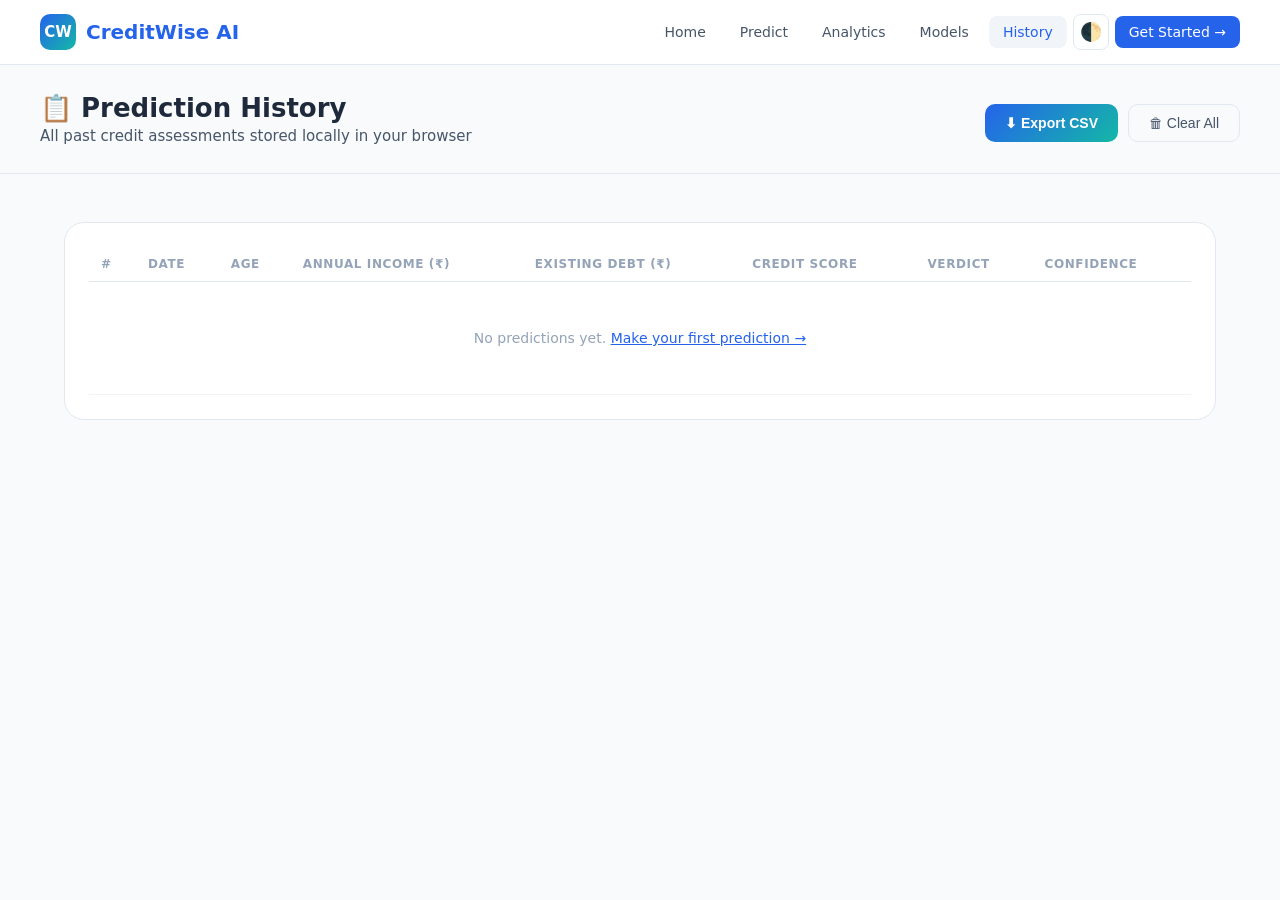
<file: history.html>
<!DOCTYPE html>
<html lang="en">
<head>
<meta charset="UTF-8">
<meta name="viewport" content="width=device-width, initial-scale=1.0">
<title>History – CreditWise AI</title>
<link rel="stylesheet" href="style.css">
</head>
<body>
<nav>
  <div class="nav-inner">
    <a href="index.html" class="logo"><div class="logo-icon">CW</div><span>CreditWise AI</span></a>
    <button class="hamburger" id="hamburger" onclick="toggleMenu()">&#9776;</button>
    <div class="nav-links" id="nav-links">
      <a href="index.html" class="nav-btn ghost">Home</a>
      <a href="predict.html" class="nav-btn ghost">Predict</a>
      <a href="analytics.html" class="nav-btn ghost">Analytics</a>
      <a href="models.html" class="nav-btn ghost">Models</a>
      <a href="history.html" class="nav-btn ghost active">History</a>
      <button class="theme-btn" onclick="toggleTheme()">🌓</button>
      <a href="predict.html" class="nav-btn primary">Get Started →</a>
    </div>
  </div>
</nav>
<div class="page-header">
  <div class="page-header-inner">
    <div><h1>📋 Prediction History</h1><p>All past credit assessments stored locally in your browser</p></div>
    <div style="display:flex;gap:10px;flex-wrap:wrap">
      <button class="btn-predict" style="width:auto;padding:10px 20px;font-size:14px" onclick="exportCSV()">⬇ Export CSV</button>
      <button class="btn-reset" style="width:auto;padding:10px 20px" onclick="clearHistory()">🗑 Clear All</button>
    </div>
  </div>
</div>
<div style="padding:24px;max-width:1200px;margin:0 auto">
  <div id="stats-row" style="display:grid;grid-template-columns:repeat(4,1fr);gap:16px;margin-bottom:24px"></div>
  <div class="result-card">
    <div style="overflow-x:auto">
      <table class="history-table" id="history-table">
        <thead><tr><th>#</th><th>Date</th><th>Age</th><th>Annual Income (₹)</th><th>Existing Debt (₹)</th><th>Credit Score</th><th>Verdict</th><th>Confidence</th></tr></thead>
        <tbody id="history-tbody"></tbody>
      </table>
    </div>
  </div>
</div>
<script src="theme.js"></script>
<script>
function getScoreColor(s){return s>=750?'#22C55E':s>=650?'#14B8A6':s>=550?'#F59E0B':'#EF4444';}
function loadHistory(){
  const hist=JSON.parse(localStorage.getItem('cw-history')||'[]');
  const tbody=document.getElementById('history-tbody');
  const statsRow=document.getElementById('stats-row');
  if(!hist.length){
    tbody.innerHTML='<tr><td colspan="8" style="text-align:center;padding:48px;color:var(--gray-400)">No predictions yet. <a href="predict.html" style="color:var(--primary)">Make your first prediction →</a></td></tr>';
    statsRow.innerHTML='';
    return;
  }
  const avg=Math.round(hist.reduce((a,h)=>a+h.score,0)/hist.length);
  const creditworthy=hist.filter(h=>h.verdict==='Creditworthy').length;
  statsRow.innerHTML=[
    {label:'Total Predictions',val:hist.length,col:'var(--primary)'},
    {label:'Creditworthy',val:creditworthy,col:'#22C55E'},
    {label:'Not Creditworthy',val:hist.length-creditworthy,col:'#EF4444'},
    {label:'Avg Credit Score',val:avg,col:getScoreColor(avg)}
  ].map(s=>`<div style="background:var(--white);border:1px solid var(--gray-200);border-radius:12px;padding:20px;text-align:center"><div style="font-size:32px;font-weight:800;color:${s.col}">${s.val}</div><div style="font-size:13px;color:var(--gray-600);margin-top:4px">${s.label}</div></div>`).join('');
  tbody.innerHTML=hist.map((h,i)=>`<tr>
    <td>${hist.length-i}</td>
    <td>${h.date}</td>
    <td>${h.age}</td>
    <td>₹${Number(h.income).toLocaleString('en-IN')}</td>
    <td>₹${Number(h.debt).toLocaleString('en-IN')}</td>
    <td style="font-weight:700;color:${getScoreColor(h.score)}">${h.score}</td>
    <td><span class="badge ${h.verdict==='Creditworthy'?'badge-success':'badge-danger'}">${h.verdict==='Creditworthy'?'✅':'❌'} ${h.verdict}</span></td>
    <td>${h.confidence}%</td>
  </tr>`).join('');
}
function exportCSV(){
  const hist=JSON.parse(localStorage.getItem('cw-history')||'[]');
  if(!hist.length){alert('No predictions to export yet.');return;}
  const hdr=['#','Date','Age','Income','Debt','Score','Verdict','Confidence'];
  const rows=hist.map((h,i)=>[hist.length-i,h.date,h.age,h.income,h.debt,h.score,h.verdict,h.confidence+'%']);
  const csv=[hdr,...rows].map(r=>r.join(',')).join('\n');
  const a=document.createElement('a');
  a.href=URL.createObjectURL(new Blob([csv],{type:'text/csv'}));
  a.download='creditwise_history.csv';a.click();
}
function clearHistory(){
  if(confirm('Clear all prediction history? This cannot be undone.')){
    localStorage.removeItem('cw-history');loadHistory();
  }
}
loadHistory();
</script>
</body>
</html>
</file>
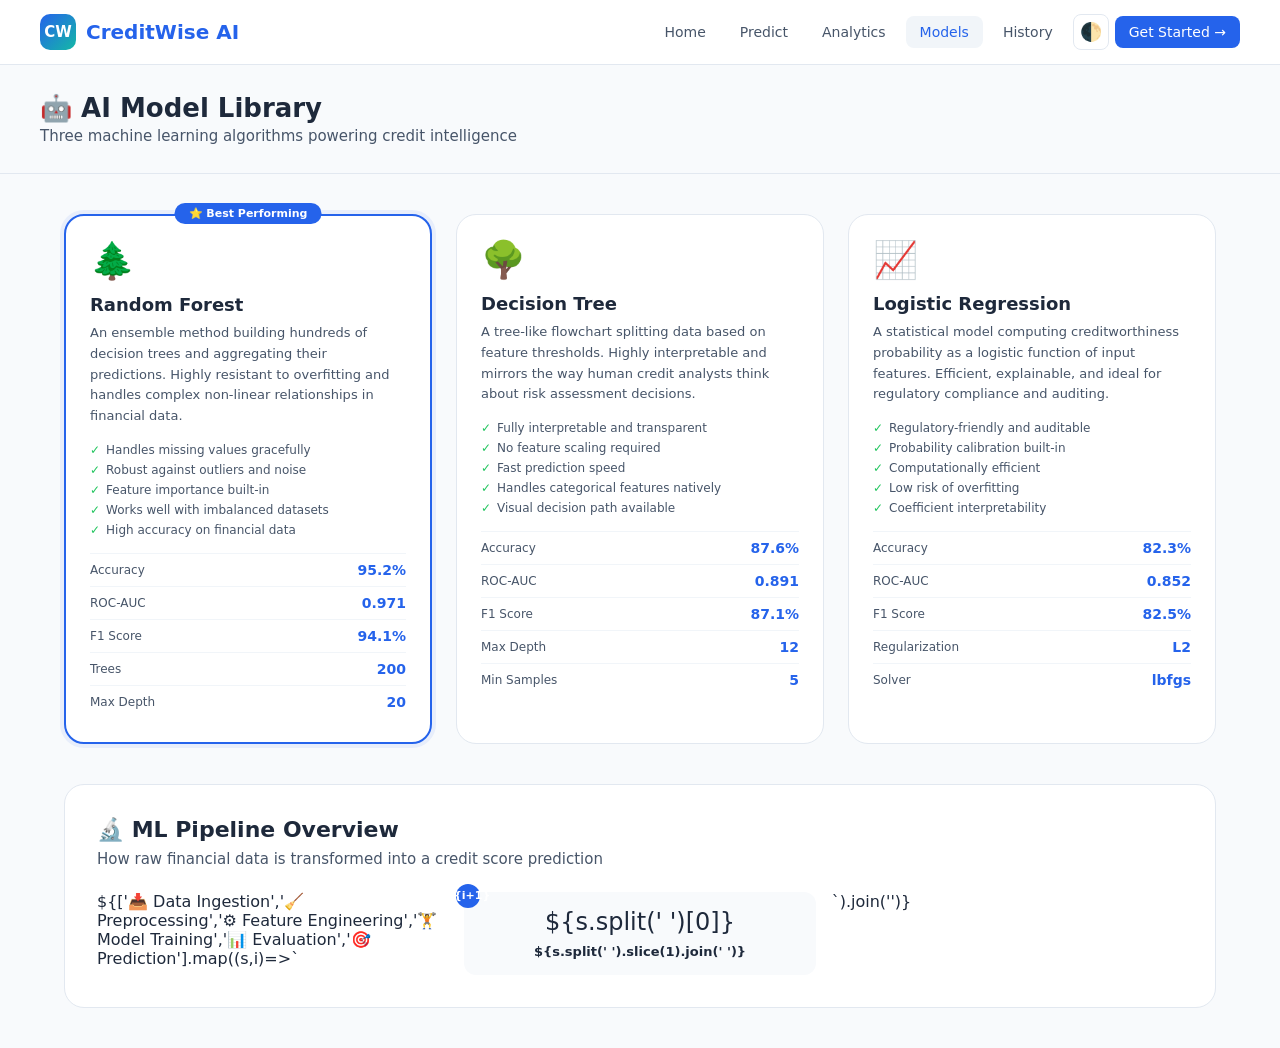
<file: models.html>
<!DOCTYPE html>
<html lang="en">
<head>
<meta charset="UTF-8">
<meta name="viewport" content="width=device-width, initial-scale=1.0">
<title>AI Models – CreditWise AI</title>
<link rel="stylesheet" href="style.css">
</head>
<body>
<nav>
  <div class="nav-inner">
    <a href="index.html" class="logo"><div class="logo-icon">CW</div><span>CreditWise AI</span></a>
    <button class="hamburger" id="hamburger" onclick="toggleMenu()">&#9776;</button>
    <div class="nav-links" id="nav-links">
      <a href="index.html" class="nav-btn ghost">Home</a>
      <a href="predict.html" class="nav-btn ghost">Predict</a>
      <a href="analytics.html" class="nav-btn ghost">Analytics</a>
      <a href="models.html" class="nav-btn ghost active">Models</a>
      <a href="history.html" class="nav-btn ghost">History</a>
      <button class="theme-btn" onclick="toggleTheme()">🌓</button>
      <a href="predict.html" class="nav-btn primary">Get Started →</a>
    </div>
  </div>
</nav>
<div class="page-header">
  <div class="page-header-inner">
    <div><h1>🤖 AI Model Library</h1><p>Three machine learning algorithms powering credit intelligence</p></div>
  </div>
</div>
<div style="padding:40px 24px;max-width:1200px;margin:0 auto">
  <div class="model-grid">
    <div class="model-card best">
      <div class="model-best-badge">⭐ Best Performing</div>
      <div class="model-icon">🌲</div>
      <h3>Random Forest</h3>
      <p>An ensemble method building hundreds of decision trees and aggregating their predictions. Highly resistant to overfitting and handles complex non-linear relationships in financial data.</p>
      <div class="adv-list">
        <div class="adv-item">Handles missing values gracefully</div>
        <div class="adv-item">Robust against outliers and noise</div>
        <div class="adv-item">Feature importance built-in</div>
        <div class="adv-item">Works well with imbalanced datasets</div>
        <div class="adv-item">High accuracy on financial data</div>
      </div>
      <div class="model-metric"><span class="model-metric-label">Accuracy</span><span class="model-metric-val">95.2%</span></div>
      <div class="model-metric"><span class="model-metric-label">ROC-AUC</span><span class="model-metric-val">0.971</span></div>
      <div class="model-metric"><span class="model-metric-label">F1 Score</span><span class="model-metric-val">94.1%</span></div>
      <div class="model-metric"><span class="model-metric-label">Trees</span><span class="model-metric-val">200</span></div>
      <div class="model-metric"><span class="model-metric-label">Max Depth</span><span class="model-metric-val">20</span></div>
    </div>
    <div class="model-card">
      <div class="model-icon">🌳</div>
      <h3>Decision Tree</h3>
      <p>A tree-like flowchart splitting data based on feature thresholds. Highly interpretable and mirrors the way human credit analysts think about risk assessment decisions.</p>
      <div class="adv-list">
        <div class="adv-item">Fully interpretable and transparent</div>
        <div class="adv-item">No feature scaling required</div>
        <div class="adv-item">Fast prediction speed</div>
        <div class="adv-item">Handles categorical features natively</div>
        <div class="adv-item">Visual decision path available</div>
      </div>
      <div class="model-metric"><span class="model-metric-label">Accuracy</span><span class="model-metric-val">87.6%</span></div>
      <div class="model-metric"><span class="model-metric-label">ROC-AUC</span><span class="model-metric-val">0.891</span></div>
      <div class="model-metric"><span class="model-metric-label">F1 Score</span><span class="model-metric-val">87.1%</span></div>
      <div class="model-metric"><span class="model-metric-label">Max Depth</span><span class="model-metric-val">12</span></div>
      <div class="model-metric"><span class="model-metric-label">Min Samples</span><span class="model-metric-val">5</span></div>
    </div>
    <div class="model-card">
      <div class="model-icon">📈</div>
      <h3>Logistic Regression</h3>
      <p>A statistical model computing creditworthiness probability as a logistic function of input features. Efficient, explainable, and ideal for regulatory compliance and auditing.</p>
      <div class="adv-list">
        <div class="adv-item">Regulatory-friendly and auditable</div>
        <div class="adv-item">Probability calibration built-in</div>
        <div class="adv-item">Computationally efficient</div>
        <div class="adv-item">Low risk of overfitting</div>
        <div class="adv-item">Coefficient interpretability</div>
      </div>
      <div class="model-metric"><span class="model-metric-label">Accuracy</span><span class="model-metric-val">82.3%</span></div>
      <div class="model-metric"><span class="model-metric-label">ROC-AUC</span><span class="model-metric-val">0.852</span></div>
      <div class="model-metric"><span class="model-metric-label">F1 Score</span><span class="model-metric-val">82.5%</span></div>
      <div class="model-metric"><span class="model-metric-label">Regularization</span><span class="model-metric-val">L2</span></div>
      <div class="model-metric"><span class="model-metric-label">Solver</span><span class="model-metric-val">lbfgs</span></div>
    </div>
  </div>

  <div style="margin-top:40px;background:var(--white);border:1px solid var(--gray-200);border-radius:var(--radius-lg);padding:32px">
    <h2 style="font-size:22px;font-weight:800;margin-bottom:8px;color:var(--gray-800)">🔬 ML Pipeline Overview</h2>
    <p style="color:var(--gray-600);margin-bottom:24px;font-size:15px">How raw financial data is transformed into a credit score prediction</p>
    <div style="display:grid;grid-template-columns:repeat(auto-fit,minmax(180px,1fr));gap:16px">
      ${['📥 Data Ingestion','🧹 Preprocessing','⚙️ Feature Engineering','🏋️ Model Training','📊 Evaluation','🎯 Prediction'].map((s,i)=>`<div style="background:var(--gray-50);border-radius:12px;padding:16px;text-align:center;position:relative"><div style="font-size:24px;margin-bottom:8px">${s.split(' ')[0]}</div><div style="font-size:13px;font-weight:600;color:var(--gray-800)">${s.split(' ').slice(1).join(' ')}</div><div style="position:absolute;top:-8px;left:-8px;width:24px;height:24px;background:var(--primary);color:#fff;border-radius:50%;display:flex;align-items:center;justify-content:center;font-size:11px;font-weight:700">${i+1}</div></div>`).join('')}
    </div>
  </div>
</div>
<script src="theme.js"></script>
</body>
</html>
</file>
<file: style.css>
/* ===== RESET & VARIABLES ===== */
*, *::before, *::after { margin: 0; padding: 0; box-sizing: border-box; }
:root {
  --primary: #2563EB; --primary-dark: #1d4ed8; --primary-light: #dbeafe;
  --accent: #14B8A6; --secondary: #0F172A;
  --bg: #F8FAFC; --white: #ffffff;
  --success: #22C55E; --danger: #EF4444; --warning: #F59E0B;
  --gray-50: #F8FAFC; --gray-100: #F1F5F9; --gray-200: #E2E8F0;
  --gray-400: #94A3B8; --gray-600: #475569; --gray-800: #1E293B;
  --shadow: 0 4px 24px rgba(37,99,235,0.08);
  --shadow-lg: 0 8px 40px rgba(37,99,235,0.13);
  --radius: 12px; --radius-lg: 20px;
}
.dark {
  --bg: #0a0f1e; --white: #111827; --gray-50: #111827; --gray-100: #1f2937;
  --gray-200: #374151; --gray-400: #6B7280; --gray-600: #9CA3AF; --gray-800: #F9FAFB;
  --primary-light: #1e3a6e;
}
body { background: var(--bg); color: var(--gray-800); font-family: 'Segoe UI', system-ui, sans-serif; overflow-x: hidden; transition: background 0.3s, color 0.3s; }

/* ===== NAV ===== */
nav { background: rgba(255,255,255,0.92); backdrop-filter: blur(16px); border-bottom: 1px solid var(--gray-200); position: sticky; top: 0; z-index: 100; padding: 0 24px; transition: background 0.3s; }
.dark nav { background: rgba(10,15,30,0.92); border-color: #1f2937; }
.nav-inner { max-width: 1200px; margin: 0 auto; display: flex; align-items: center; justify-content: space-between; height: 64px; }
.logo { display: flex; align-items: center; gap: 10px; font-size: 20px; font-weight: 700; color: var(--primary); text-decoration: none; }
.logo-icon { width: 36px; height: 36px; background: linear-gradient(135deg,var(--primary),var(--accent)); border-radius: 10px; display: flex; align-items: center; justify-content: center; color: #fff; font-size: 15px; font-weight: 800; flex-shrink: 0; }
.nav-links { display: flex; gap: 6px; align-items: center; }
.nav-btn { padding: 8px 14px; border-radius: 8px; border: none; cursor: pointer; font-size: 14px; font-weight: 500; transition: all 0.2s; text-decoration: none; display: inline-block; }
.nav-btn.ghost { background: transparent; color: var(--gray-600); }
.nav-btn.ghost:hover, .nav-btn.ghost.active { background: var(--gray-100); color: var(--primary); }
.dark .nav-btn.ghost:hover, .dark .nav-btn.ghost.active { background: #1f2937; }
.nav-btn.primary { background: var(--primary); color: #fff; }
.nav-btn.primary:hover { background: var(--primary-dark); }
.theme-btn { width: 36px; height: 36px; border-radius: 8px; border: 1px solid var(--gray-200); background: transparent; cursor: pointer; font-size: 18px; color: var(--gray-600); display: flex; align-items: center; justify-content: center; }
.dark .theme-btn { border-color: #374151; }
.hamburger { display: none; background: none; border: none; font-size: 24px; cursor: pointer; color: var(--gray-800); padding: 4px 8px; }
.dark .hamburger { color: #F9FAFB; }

/* ===== HERO ===== */
.hero { background: linear-gradient(135deg,#0f172a 0%,#1e3a8a 50%,#0f766e 100%); padding: 80px 24px; color: #fff; overflow: hidden; position: relative; }
.hero::before { content: ''; position: absolute; inset: 0; background: url("data:image/svg+xml,%3Csvg width='60' height='60' viewBox='0 0 60 60' xmlns='http://www.w3.org/2000/svg'%3E%3Cg fill='%23ffffff' fill-opacity='0.03'%3E%3Cpath d='M36 34v-4h-2v4h-4v2h4v4h2v-4h4v-2h-4zm0-30V0h-2v4h-4v2h4v4h2V6h4V4h-4zM6 34v-4H4v4H0v2h4v4h2v-4h4v-2H6zM6 4V0H4v4H0v2h4v4h2V6h4V4H6z'/%3E%3C/g%3E%3C/svg%3E"); }
.hero-inner { max-width: 1200px; margin: 0 auto; display: grid; grid-template-columns: 1fr 1fr; gap: 60px; align-items: center; position: relative; z-index: 1; }
.hero h1 { font-size: 46px; font-weight: 800; line-height: 1.15; margin-bottom: 20px; }
.gradient-text { background: linear-gradient(90deg,#60a5fa,#34d399); -webkit-background-clip: text; -webkit-text-fill-color: transparent; background-clip: text; }
.hero p { font-size: 18px; color: #cbd5e1; margin-bottom: 32px; line-height: 1.7; }
.hero-btns { display: flex; gap: 16px; flex-wrap: wrap; margin-bottom: 24px; }
.btn-hero-primary { background: #2563EB; color: #fff; padding: 14px 32px; border-radius: 12px; border: none; font-size: 16px; font-weight: 600; cursor: pointer; transition: all 0.2s; text-decoration: none; display: inline-block; }
.btn-hero-primary:hover { background: #1d4ed8; transform: translateY(-2px); box-shadow: 0 8px 24px rgba(37,99,235,0.35); }
.btn-hero-outline { background: transparent; color: #fff; padding: 14px 32px; border-radius: 12px; border: 2px solid rgba(255,255,255,0.35); font-size: 16px; font-weight: 600; cursor: pointer; transition: all 0.2s; text-decoration: none; display: inline-block; }
.btn-hero-outline:hover { border-color: #fff; background: rgba(255,255,255,0.1); transform: translateY(-2px); }
.hero-trust { display: flex; gap: 20px; flex-wrap: wrap; }
.hero-trust span { font-size: 13px; color: #94a3b8; }
.hero-badge { background: rgba(96,165,250,0.15) !important; color: #60a5fa !important; }
.hero-card { background: rgba(255,255,255,0.08); backdrop-filter: blur(20px); border: 1px solid rgba(255,255,255,0.15); border-radius: 24px; padding: 32px; position: relative; }
.score-display { text-align: center; margin-bottom: 24px; }
.score-num { font-size: 72px; font-weight: 900; background: linear-gradient(90deg,#60a5fa,#34d399); -webkit-background-clip: text; -webkit-text-fill-color: transparent; background-clip: text; line-height: 1; }
.score-label { color: #94a3b8; font-size: 14px; margin-top: 4px; }
.score-badge { display: inline-block; background: rgba(34,197,94,0.2); color: #4ade80; padding: 6px 16px; border-radius: 100px; font-size: 14px; font-weight: 600; border: 1px solid rgba(34,197,94,0.3); }
.mini-stats { display: grid; grid-template-columns: 1fr 1fr 1fr; gap: 12px; }
.mini-stat { background: rgba(255,255,255,0.07); border-radius: 12px; padding: 12px; text-align: center; }
.mini-stat .val { font-size: 22px; font-weight: 700; color: #fff; }
.mini-stat .lbl { font-size: 11px; color: #94a3b8; margin-top: 2px; }
.floating-chip { position: absolute; background: rgba(255,255,255,0.12); backdrop-filter: blur(10px); border: 1px solid rgba(255,255,255,0.2); border-radius: 100px; padding: 8px 16px; font-size: 12px; color: #fff; font-weight: 500; animation: float 3s ease-in-out infinite; white-space: nowrap; }
.fc1 { top: -12px; left: -10px; animation-delay: 0s; }
.fc2 { bottom: -12px; right: -10px; animation-delay: 1.5s; }
@keyframes float { 0%,100% { transform: translateY(0); } 50% { transform: translateY(-8px); } }

/* ===== SECTIONS ===== */
.section { padding: 80px 24px; }
.gray-bg { background: var(--gray-50); }
.dark .gray-bg { background: #0d1117; }
.section-inner { max-width: 1200px; margin: 0 auto; }
.section-header { text-align: center; margin-bottom: 56px; }
.section-badge { display: inline-block; background: var(--primary-light); color: var(--primary); padding: 6px 16px; border-radius: 100px; font-size: 12px; font-weight: 700; margin-bottom: 14px; text-transform: uppercase; letter-spacing: 0.05em; }
.section-title { font-size: 34px; font-weight: 800; margin-bottom: 14px; color: var(--gray-800); }
.section-sub { color: var(--gray-600); font-size: 16px; line-height: 1.7; max-width: 580px; margin: 0 auto; }
.dark .section-title { color: #F9FAFB; }

/* ===== FEATURE CARDS ===== */
.feature-grid { display: grid; grid-template-columns: repeat(3,1fr); gap: 24px; }
.feature-card { background: var(--white); border: 1px solid var(--gray-200); border-radius: var(--radius-lg); padding: 28px; transition: all 0.3s; position: relative; overflow: hidden; }
.dark .feature-card { border-color: #374151; }
.feature-card::before { content: ''; position: absolute; top: 0; left: 0; right: 0; height: 3px; background: linear-gradient(90deg,var(--primary),var(--accent)); transform: scaleX(0); transition: transform 0.3s; }
.feature-card:hover { transform: translateY(-4px); box-shadow: var(--shadow-lg); }
.feature-card:hover::before { transform: scaleX(1); }
.feature-icon { width: 48px; height: 48px; border-radius: 12px; display: flex; align-items: center; justify-content: center; font-size: 22px; margin-bottom: 16px; }
.feature-card h3 { font-size: 17px; font-weight: 700; margin-bottom: 8px; color: var(--gray-800); }
.dark .feature-card h3 { color: #F9FAFB; }
.feature-card p { font-size: 14px; color: var(--gray-600); line-height: 1.65; }

/* ===== STEPS ===== */
.steps-grid { display: grid; grid-template-columns: 1fr auto 1fr auto 1fr; gap: 0; align-items: start; }
.step-card { text-align: center; padding: 0 16px; }
.step-connector { display: flex; align-items: flex-start; padding-top: 38px; }
.step-connector::after { content: '→'; font-size: 28px; color: var(--primary); opacity: 0.5; }
.step-num { width: 80px; height: 80px; border-radius: 50%; background: linear-gradient(135deg,var(--primary),var(--accent)); color: #fff; font-size: 28px; font-weight: 800; display: flex; align-items: center; justify-content: center; margin: 0 auto 20px; box-shadow: 0 8px 24px rgba(37,99,235,0.3); }
.step-card h3 { font-size: 17px; font-weight: 700; margin-bottom: 10px; color: var(--gray-800); }
.dark .step-card h3 { color: #F9FAFB; }
.step-card p { font-size: 14px; color: var(--gray-600); line-height: 1.6; }

/* ===== STATS ===== */
.stats-bg { background: linear-gradient(135deg,#0f172a,#1e3a8a); padding: 64px 24px; }
.stats-grid { display: grid; grid-template-columns: repeat(4,1fr); gap: 32px; max-width: 900px; margin: 0 auto; text-align: center; }
.stat-item .num { font-size: 48px; font-weight: 900; color: #60a5fa; line-height: 1; }
.stat-item .lbl { color: #94a3b8; font-size: 15px; margin-top: 8px; }

/* ===== TESTIMONIALS ===== */
.testimonial-grid { display: grid; grid-template-columns: repeat(3,1fr); gap: 24px; }
.test-card { background: var(--white); border: 1px solid var(--gray-200); border-radius: var(--radius-lg); padding: 24px; transition: transform 0.3s; }
.dark .test-card { background: #111827; border-color: #374151; }
.test-card:hover { transform: translateY(-4px); box-shadow: var(--shadow-lg); }
.stars { color: #F59E0B; font-size: 18px; margin-bottom: 12px; }
.test-card p { font-size: 14px; line-height: 1.7; color: var(--gray-600); margin-bottom: 16px; font-style: italic; }
.dark .test-card p { color: #9CA3AF; }
.test-author { display: flex; align-items: center; gap: 12px; }
.avatar { width: 44px; height: 44px; border-radius: 50%; background: linear-gradient(135deg,var(--primary),var(--accent)); display: flex; align-items: center; justify-content: center; color: #fff; font-weight: 700; font-size: 15px; flex-shrink: 0; }
.author-name { font-size: 14px; font-weight: 700; color: var(--gray-800); }
.dark .author-name { color: #F9FAFB; }
.author-role { font-size: 12px; color: var(--gray-400); }

/* ===== CTA ===== */
.cta-section { background: linear-gradient(135deg,var(--primary),var(--accent)); padding: 80px 24px; text-align: center; color: #fff; }
.cta-inner { max-width: 600px; margin: 0 auto; }
.cta-section h2 { font-size: 36px; font-weight: 800; margin-bottom: 16px; }
.cta-section p { font-size: 18px; opacity: 0.9; margin-bottom: 32px; }

/* ===== FOOTER ===== */
footer { background: #0F172A; color: #94a3b8; padding: 56px 24px 24px; }
.footer-inner { max-width: 1200px; margin: 0 auto; }
.footer-grid { display: grid; grid-template-columns: 2fr 1fr 1fr 1fr; gap: 40px; margin-bottom: 40px; }
.footer-brand p { font-size: 14px; line-height: 1.7; margin-top: 12px; }
.footer-col h4 { font-size: 12px; font-weight: 700; color: #fff; margin-bottom: 16px; text-transform: uppercase; letter-spacing: 0.08em; }
.footer-link { display: block; font-size: 13px; color: #94a3b8; text-decoration: none; margin-bottom: 8px; transition: color 0.2s; cursor: pointer; }
.footer-link:hover { color: #60a5fa; }
.footer-bottom { border-top: 1px solid #1e293b; padding-top: 24px; text-align: center; font-size: 12px; }

/* ===== PAGE HEADER ===== */
.page-header { padding: 28px 24px; background: var(--gray-50); border-bottom: 1px solid var(--gray-200); }
.dark .page-header { background: #0d1117; border-color: #374151; }
.page-header-inner { max-width: 1200px; margin: 0 auto; display: flex; align-items: center; justify-content: space-between; gap: 16px; flex-wrap: wrap; }
.page-header h1 { font-size: 26px; font-weight: 800; margin-bottom: 4px; }
.page-header p { color: var(--gray-600); font-size: 15px; }

/* ===== DASHBOARD LAYOUT ===== */
.dashboard { display: grid; grid-template-columns: 380px 1fr; gap: 24px; max-width: 1200px; margin: 0 auto; padding: 24px; align-items: start; }
.form-card { background: var(--white); border: 1px solid var(--gray-200); border-radius: var(--radius-lg); padding: 24px; position: sticky; top: 80px; max-height: calc(100vh - 100px); overflow-y: auto; }
.dark .form-card { background: #111827; border-color: #374151; }
.form-title { font-size: 18px; font-weight: 700; margin-bottom: 20px; color: var(--gray-800); }
.dark .form-title { color: #F9FAFB; }
.form-section { margin-bottom: 18px; }
.form-section-label { font-size: 10px; font-weight: 700; text-transform: uppercase; letter-spacing: 0.1em; color: var(--primary); margin-bottom: 10px; }
.form-row { display: grid; grid-template-columns: 1fr 1fr; gap: 10px; }
.form-group { margin-bottom: 10px; }
.form-group label { display: block; font-size: 12px; font-weight: 500; color: var(--gray-600); margin-bottom: 4px; }
.dark .form-group label { color: #9CA3AF; }
.form-group input, .form-group select { width: 100%; padding: 9px 12px; border: 1px solid var(--gray-200); border-radius: 8px; font-size: 14px; background: var(--gray-50); color: var(--gray-800); outline: none; transition: border-color 0.2s; }
.dark .form-group input, .dark .form-group select { background: #1f2937; border-color: #374151; color: #F9FAFB; }
.form-group input:focus, .form-group select:focus { border-color: var(--primary); box-shadow: 0 0 0 3px rgba(37,99,235,0.1); }
.btn-predict { width: 100%; padding: 14px; background: linear-gradient(135deg,var(--primary),var(--accent)); color: #fff; border: none; border-radius: 10px; font-size: 15px; font-weight: 700; cursor: pointer; transition: all 0.2s; margin-top: 8px; }
.btn-predict:hover { transform: translateY(-2px); box-shadow: 0 8px 24px rgba(37,99,235,0.3); }
.btn-predict:disabled { opacity: 0.7; cursor: not-allowed; transform: none; }
.btn-reset { width: 100%; padding: 10px; background: transparent; color: var(--gray-600); border: 1px solid var(--gray-200); border-radius: 10px; font-size: 14px; cursor: pointer; margin-top: 8px; transition: all 0.2s; }
.dark .btn-reset { border-color: #374151; color: #9CA3AF; }
.btn-reset:hover { background: var(--gray-100); }
.dark .btn-reset:hover { background: #1f2937; }

/* ===== RESULTS ===== */
.results-area { display: flex; flex-direction: column; gap: 20px; }
.placeholder-card { background: var(--white); border: 2px dashed var(--gray-200); border-radius: var(--radius-lg); padding: 60px 32px; text-align: center; color: var(--gray-400); }
.dark .placeholder-card { background: #111827; border-color: #374151; }
.placeholder-card .icon { font-size: 52px; margin-bottom: 14px; }
.result-card { background: var(--white); border: 1px solid var(--gray-200); border-radius: var(--radius-lg); padding: 24px; animation: slideUp 0.4s ease; }
.dark .result-card { background: #111827; border-color: #374151; }
@keyframes slideUp { from { opacity: 0; transform: translateY(20px); } to { opacity: 1; transform: translateY(0); } }
.result-card h3 { font-size: 16px; font-weight: 700; margin-bottom: 16px; color: var(--gray-800); }
.dark .result-card h3 { color: #F9FAFB; }

/* ===== PREDICTION CARDS ===== */
.prediction-header { display: grid; grid-template-columns: 1fr 1fr; gap: 16px; }
.pred-main { border-radius: 16px; padding: 24px; color: #fff; text-align: center; }
.pred-verdict { font-size: 26px; font-weight: 900; margin: 8px 0; }
.pred-confidence { font-size: 14px; opacity: 0.85; }
.pred-score-box { background: var(--gray-50); border-radius: 16px; padding: 24px; text-align: center; border: 1px solid var(--gray-200); }
.dark .pred-score-box { background: #1f2937; border-color: #374151; }
.pred-score-num { font-size: 60px; font-weight: 900; line-height: 1; }
.score-range-bar { height: 8px; border-radius: 100px; margin: 12px 0; position: relative; overflow: visible; }
.score-range-bar .track { position: absolute; inset: 0; background: linear-gradient(90deg,#EF4444,#F59E0B,#22C55E); border-radius: 100px; }
.score-range-bar .marker { position: absolute; top: 50%; width: 16px; height: 16px; background: #fff; border: 3px solid var(--primary); border-radius: 50%; transform: translate(-50%,-50%); transition: left 0.5s ease; }
.score-labels { display: flex; justify-content: space-between; font-size: 10px; color: var(--gray-400); }

/* ===== RISK ITEMS ===== */
.risk-list { display: flex; flex-direction: column; gap: 12px; }
.risk-item { display: flex; align-items: center; gap: 12px; flex-wrap: wrap; }
.risk-label { flex: 1; min-width: 160px; font-size: 13px; color: var(--gray-600); display: flex; align-items: center; gap: 8px; }
.dark .risk-label { color: #9CA3AF; }
.risk-bar-wrap { width: 140px; height: 6px; background: var(--gray-200); border-radius: 100px; overflow: hidden; flex-shrink: 0; }
.dark .risk-bar-wrap { background: #374151; }
.risk-bar-fill { height: 100%; border-radius: 100px; transition: width 1s ease; }
.risk-score { font-size: 13px; font-weight: 600; min-width: 30px; text-align: right; }

/* ===== BADGES ===== */
.badge { display: inline-block; padding: 3px 10px; border-radius: 100px; font-size: 11px; font-weight: 600; }
.badge-danger { background: rgba(239,68,68,0.12); color: #ef4444; }
.badge-warning { background: rgba(245,158,11,0.12); color: #f59e0b; }
.badge-success { background: rgba(34,197,94,0.12); color: #22c55e; }

/* ===== AI TEXT ===== */
.ai-text { font-size: 14px; line-height: 1.8; color: var(--gray-600); background: var(--gray-50); border-radius: 12px; padding: 16px; border-left: 4px solid var(--primary); }
.dark .ai-text { background: #1f2937; color: #9CA3AF; }

/* ===== CHARTS ===== */
.charts-grid { display: grid; grid-template-columns: 1fr 1fr; gap: 20px; margin-bottom: 24px; }
.chart-wrap { background: var(--white); border: 1px solid var(--gray-200); border-radius: var(--radius-lg); padding: 20px; }
.dark .chart-wrap { background: #111827; border-color: #374151; }
.chart-wrap h3 { font-size: 15px; font-weight: 700; margin-bottom: 16px; color: var(--gray-800); }
.dark .chart-wrap h3 { color: #F9FAFB; }

/* ===== MODEL CARDS ===== */
.model-grid { display: grid; grid-template-columns: repeat(3,1fr); gap: 24px; }
.model-card { background: var(--white); border: 1px solid var(--gray-200); border-radius: var(--radius-lg); padding: 24px; transition: all 0.3s; position: relative; }
.dark .model-card { background: #111827; border-color: #374151; }
.model-card.best { border: 2px solid var(--primary); box-shadow: 0 0 0 4px rgba(37,99,235,0.08); }
.model-best-badge { position: absolute; top: -13px; left: 50%; transform: translateX(-50%); background: var(--primary); color: #fff; padding: 4px 14px; border-radius: 100px; font-size: 11px; font-weight: 700; white-space: nowrap; }
.model-icon { font-size: 36px; margin-bottom: 12px; }
.model-card h3 { font-size: 18px; font-weight: 700; margin-bottom: 8px; color: var(--gray-800); }
.dark .model-card h3 { color: #F9FAFB; }
.model-card p { font-size: 13px; color: var(--gray-600); margin-bottom: 16px; line-height: 1.6; }
.dark .model-card p { color: #9CA3AF; }
.adv-list { display: flex; flex-direction: column; gap: 6px; margin-top: 12px; margin-bottom: 16px; }
.adv-item { font-size: 12px; color: var(--gray-600); display: flex; align-items: center; gap: 6px; }
.dark .adv-item { color: #9CA3AF; }
.adv-item::before { content: '✓'; color: var(--success); font-weight: 700; }
.model-metric { display: flex; justify-content: space-between; align-items: center; padding: 8px 0; border-top: 1px solid var(--gray-100); }
.dark .model-metric { border-color: #374151; }
.model-metric-label { font-size: 12px; color: var(--gray-600); }
.dark .model-metric-label { color: #9CA3AF; }
.model-metric-val { font-size: 14px; font-weight: 700; color: var(--primary); }

/* ===== HISTORY TABLE ===== */
.history-table { width: 100%; border-collapse: collapse; }
.history-table th { text-align: left; font-size: 12px; font-weight: 600; color: var(--gray-400); text-transform: uppercase; letter-spacing: 0.05em; padding: 10px 12px; border-bottom: 1px solid var(--gray-200); }
.dark .history-table th { border-color: #374151; }
.history-table td { padding: 12px; font-size: 14px; border-bottom: 1px solid var(--gray-100); color: var(--gray-600); }
.dark .history-table td { border-color: #1f2937; color: #9CA3AF; }
.history-table tr:hover td { background: var(--gray-50); }
.dark .history-table tr:hover td { background: #1f2937; }

/* ===== SPINNER ===== */
.spinner { width: 20px; height: 20px; border: 3px solid rgba(255,255,255,0.35); border-top-color: #fff; border-radius: 50%; animation: spin 0.8s linear infinite; display: inline-block; vertical-align: middle; }
@keyframes spin { to { transform: rotate(360deg); } }

/* ===== ANALYTICS TABLE ===== */
.model-table { width: 100%; border-collapse: collapse; font-size: 14px; }
.model-table th { padding: 12px 16px; text-align: left; font-weight: 700; border-bottom: 2px solid var(--gray-200); background: var(--gray-50); color: var(--gray-800); }
.dark .model-table th { background: #1f2937; border-color: #374151; color: #F9FAFB; }
.model-table td { padding: 12px 16px; border-bottom: 1px solid var(--gray-100); }
.dark .model-table td { border-color: #374151; color: #9CA3AF; }
.model-table tr:first-child td { background: rgba(37,99,235,0.03); }
.dark .model-table tr:first-child td { background: rgba(37,99,235,0.06); }

/* ===== MOBILE ===== */
@media (max-width: 1024px) {
  .feature-grid { grid-template-columns: repeat(2,1fr); }
  .footer-grid { grid-template-columns: 1fr 1fr; gap: 28px; }
}
@media (max-width: 900px) {
  .hero-inner { grid-template-columns: 1fr; gap: 40px; }
  .hero-card-wrap { display: none; }
  .hero h1 { font-size: 32px; }
  .hero p { font-size: 16px; }
  .steps-grid { grid-template-columns: 1fr; }
  .step-connector { display: none; }
  .stats-grid { grid-template-columns: repeat(2,1fr); gap: 24px; }
  .testimonial-grid { grid-template-columns: 1fr; }
  .charts-grid { grid-template-columns: 1fr; }
  .model-grid { grid-template-columns: 1fr; }
  .prediction-header { grid-template-columns: 1fr; }
  .hamburger { display: flex; }
  .nav-links { display: none; flex-direction: column; position: absolute; top: 64px; left: 0; right: 0; background: var(--white); border-bottom: 1px solid var(--gray-200); padding: 12px 16px; gap: 4px; z-index: 99; }
  .dark .nav-links { background: #0a0f1e; border-color: #1f2937; }
  .nav-links.open { display: flex; }
  .nav-links .nav-btn, .nav-links a { width: 100%; text-align: left; }
  .nav-links .theme-btn { width: 36px; }
  .dashboard { grid-template-columns: 1fr; }
  .form-card { position: static; max-height: none; }
  .page-header-inner { flex-direction: column; align-items: flex-start; }
}
@media (max-width: 600px) {
  .hero { padding: 48px 16px; }
  .section { padding: 56px 16px; }
  .hero h1 { font-size: 26px; }
  .btn-hero-primary, .btn-hero-outline { padding: 12px 22px; font-size: 15px; }
  .hero-btns { gap: 12px; }
  .stats-grid { grid-template-columns: 1fr 1fr; }
  .stat-item .num { font-size: 36px; }
  .section-title { font-size: 26px; }
  .feature-grid { grid-template-columns: 1fr; }
  .footer-grid { grid-template-columns: 1fr; gap: 24px; }
  .form-row { grid-template-columns: 1fr; }
  .cta-section h2 { font-size: 26px; }
}
</file>
